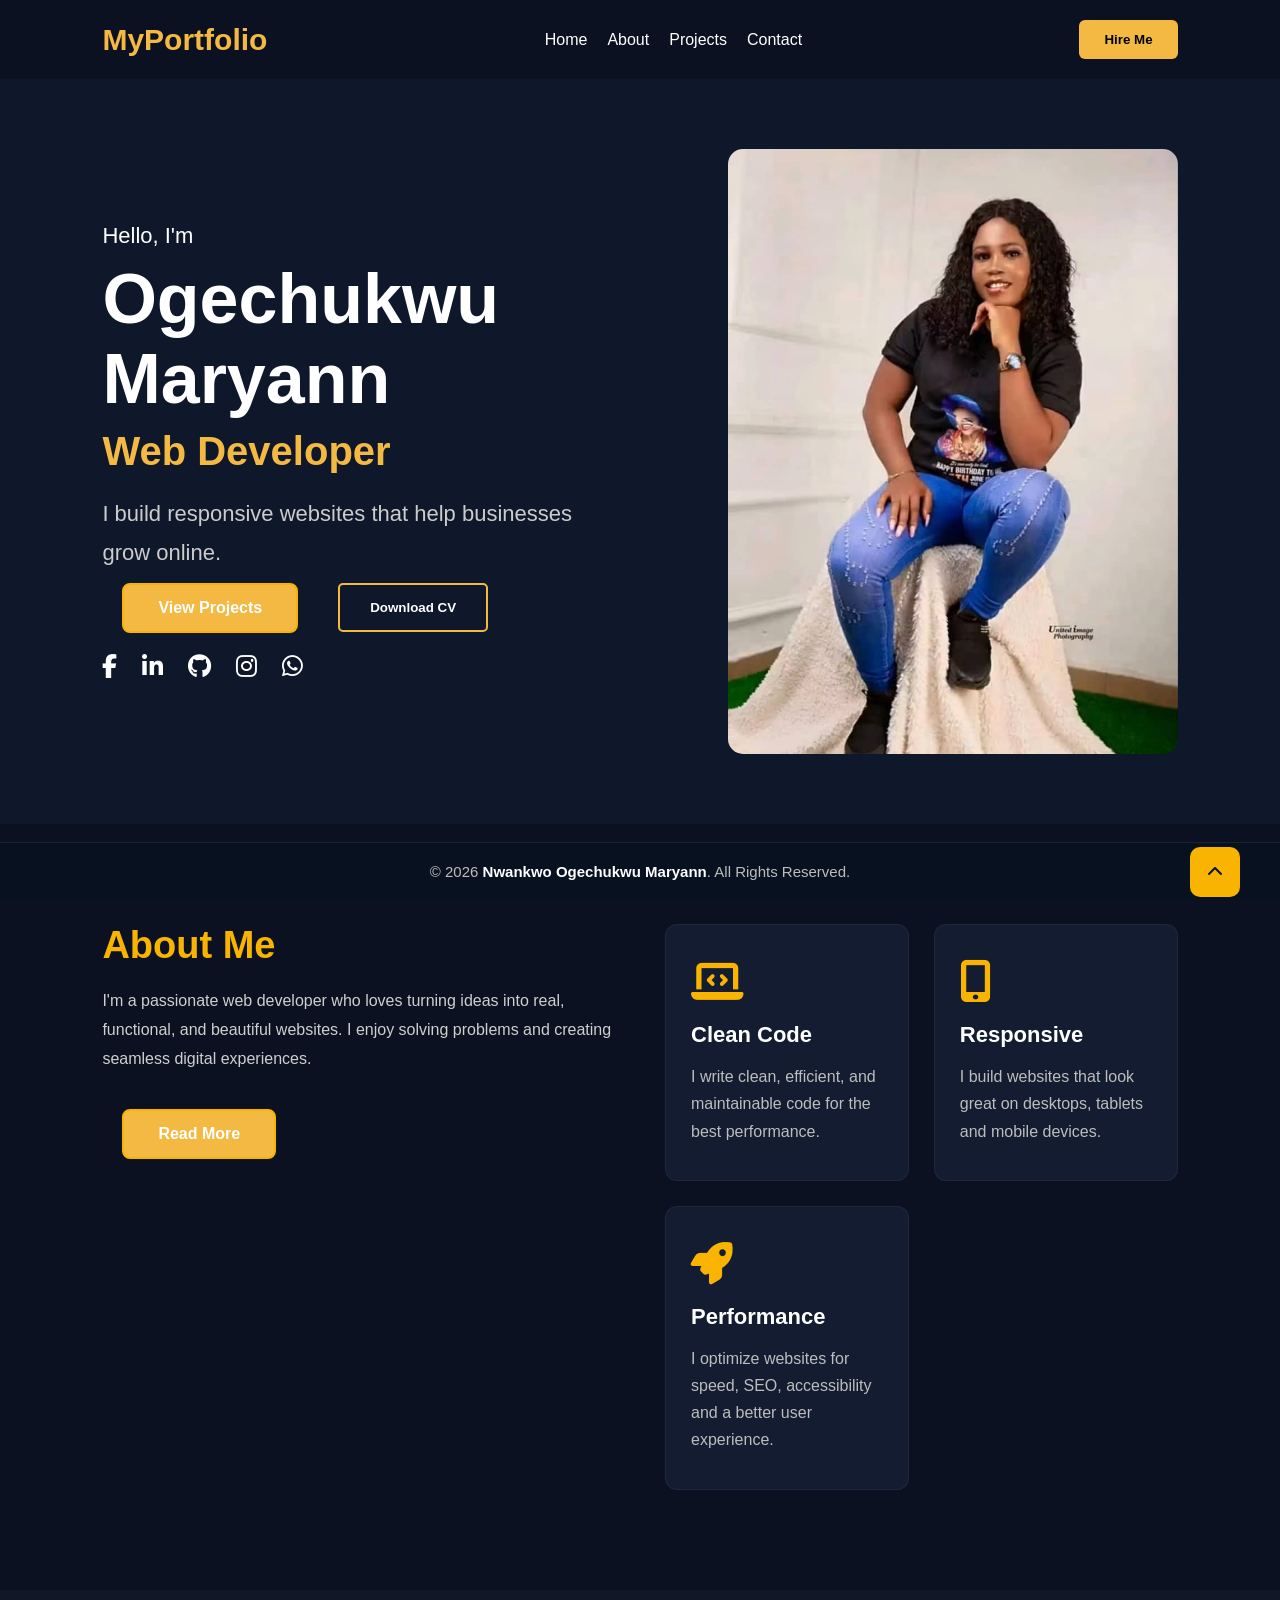
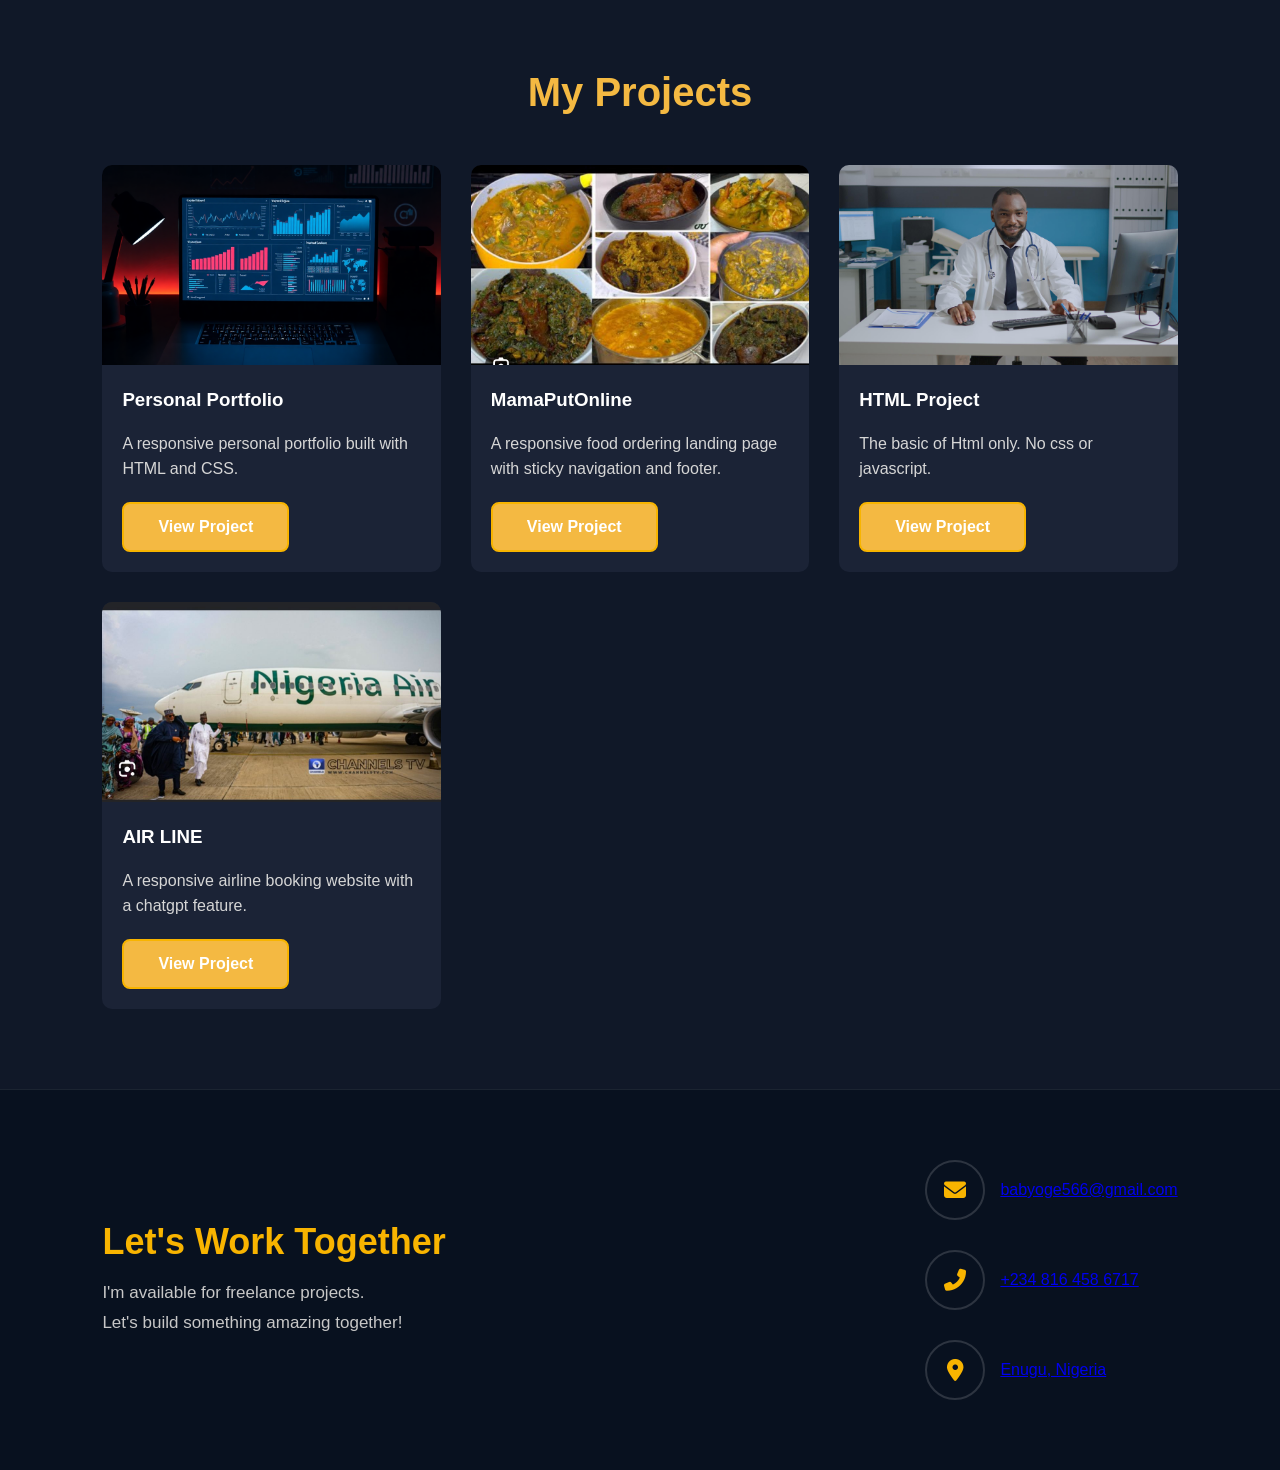
<file: index.html>
<!DOCTYPE html>
<html lang="en">
<head>
    <meta charset="UTF-8">
    <meta name="viewport" content="width=device-width, initial-scale=1.0">
    <title>My Portfolio</title>

    <link rel="stylesheet" href="style.css">

    <!-- Font Awesome -->
    <link rel="stylesheet"
    href="https://cdnjs.cloudflare.com/ajax/libs/font-awesome/6.5.1/css/all.min.css">
</head>

<body>

<!-- ================= NAVBAR ================= -->

<header id="top">

    <div class="logo">
        MyPortfolio
    </div>

    <nav>

        <a href="#home">Home</a>

        <a href="#about">About</a>

        <a href="#projects">Projects</a>

        <a href="#contact">Contact</a>

    </nav>

    <button class="hire-btn">
        Hire Me
    </button>

</header>


<!-- ================= HERO ================= -->

<section id="home" class="hero">

<div class="hero-text">

<p>Hello, I'm</p>

<h1>Ogechukwu Maryann</h1>

<h2>Web Developer</h2>

<p class="intro">
I build responsive websites that help businesses grow online.
</p>

<div class="buttons">
    <a href="#projects" class="btn">
        View Projects
    </a>

<a href="resume/Nwankwo Ogechukwu Maryann _ Resume.pdf" download>
    <button class="cv">Download CV</button>
</a>

</div>

<div class="social">

    <a href="https://www.facebook.com/Oge Nwankwo" target="_blank">
        <i class="fab fa-facebook-f"></i>
    </a>

    <a href="https://www.linkedin.com/in/ogechukwu-nwankwo-192b073a9" target="_blank">
        <i class="fab fa-linkedin-in"></i>
    </a>

    <a href="https://github.com/babyoge566-cpu" target="_blank">
        <i class="fab fa-github"></i>
    </a>

    <a href="https://www.instagram.com/mhiz_oge" target="_blank">
        <i class="fab fa-instagram"></i>
    </a>

    <a href="https://wa.me/2348164586717" target="_blank">
        <i class="fab fa-whatsapp"></i>
    </a>

</div>
</div>

<div class="hero-image">

<img src="./profile.jpeg" alt="Portrait of Ogechukwu Maryann">

</div>

</section>

<!-- ================= ABOUT ================= -->

<section id="about" class="about">

    <div class="about-container">

        <!-- Left Side -->

        <div class="about-text">

            <h2>About Me</h2>

            <p>
                I'm a passionate web developer who loves turning ideas into
                real, functional, and beautiful websites. I enjoy solving
                problems and creating seamless digital experiences.
            </p>

            <a href="#" class="btn">
                Read More
            </a>

        </div>

        <!-- Right Side -->

        <div class="about-cards">

            <div class="card">

                <i class="fas fa-laptop-code"></i>

                <h3>Clean Code</h3>

                <p>
                    I write clean, efficient, and maintainable code
                    for the best performance.
                </p>

            </div>

            <div class="card">

                <i class="fas fa-mobile-alt"></i>

                <h3>Responsive</h3>

                <p>
                    I build websites that look great on desktops,
                    tablets and mobile devices.
                </p>

            </div>

            <div class="card">

                <i class="fas fa-rocket"></i>

                <h3>Performance</h3>

                <p>
                    I optimize websites for speed,
                    SEO, accessibility and a better user experience.
                </p>

            </div>

        </div>

    </div>

</section>

<!-- ================= PROJECTS ================= -->

<section id="projects">

    <h2 class="section-title">My Projects</h2>

    <div class="project-container">

        <!-- Project 1 -->
        <div class="project-card">
            <img src="projects/tailwindproject/images/hero-image.png" alt="NEXUS Website">

            <h3>Personal Portfolio</h3>

            <p>
                A responsive personal portfolio built with HTML and CSS.
            </p>

            <a href="projects/tailwindproject/index.html" class="btn">
    View Project
</a>
        </div>

        <!-- Project 2 -->
        <div class="project-card">
            <img src="projects/mamaputrestaurant/images/hero.jpg" alt="MamaPutOnline">

            <h3>MamaPutOnline</h3>

            <p>
                A responsive food ordering landing page with sticky navigation and footer.
            </p>

           <a href="projects/mamaputrestaurant/index.html" class="btn">
    View Project
</a>
        </div>

        <!-- Project 3 -->
        <div class="project-card">
            <img src="projects/htmlproject/images/doctor in his office.jpg" alt="html project">

            <h3>HTML Project</h3>

            <p>
            The basic of Html only. No css or javascript.
            </p>

            <a href="projects/htmlproject/index.html" class="btn">View Project</a>
        </div>

        <!-- Project 4 -->
        <div class="project-card">
            <img src="projects/airline/images/airline.jpg" alt="AIR LINE">

            <h3>AIR LINE</h3>

            <p>
                A responsive airline booking website with a chatgpt feature.
            </p>

            <a href="projects/airline/index-chatgpt.html" class="btn">View Project</a>
        </div>

    </div>

</section>

<!-- ================= CONTACT SECTION ================= -->

<section id="contact" class="contact">

    <div class="contact-container">

        <!-- Left Side -->

        <div class="contact-text">

            <h2>Let's Work Together</h2>

            <p>I'm available for freelance projects.</p>

            <p>Let's build something amazing together!</p>

        </div>

        <!-- Right Side -->

        <div class="contact-info">

            <div class="info-box">

                <div class="icon">
                    <i class="fas fa-envelope"></i>
                </div>

                <a href="mailto:babyoge566@gmail.com">
                    babyoge566@gmail.com
                </a>

            </div>

            <div class="info-box">

                <div class="icon">
                    <i class="fas fa-phone-alt"></i>
                </div>

                <a href="tel:+2348164586717">
    +234 816 458 6717
</a>

            </div>

            <div class="info-box">

                <div class="icon">
                    <i class="fas fa-location-dot"></i>
                </div>

                <a href="https://www.google.com/maps/place/Enugu,+Nigeria" target="_blank">
                    Enugu, Nigeria
                </a>

            </div>

        </div>

    </div>

</section>

<!-- ================= FOOTER ================= -->

<footer>

    <p>
        © 2026 <strong>Nwankwo Ogechukwu Maryann</strong>. All Rights Reserved.
    </p>

    <a href="#top" class="scroll-top">

        <i class="fas fa-chevron-up"></i>

    </a>

</footer>

</body>
</html>
</file>
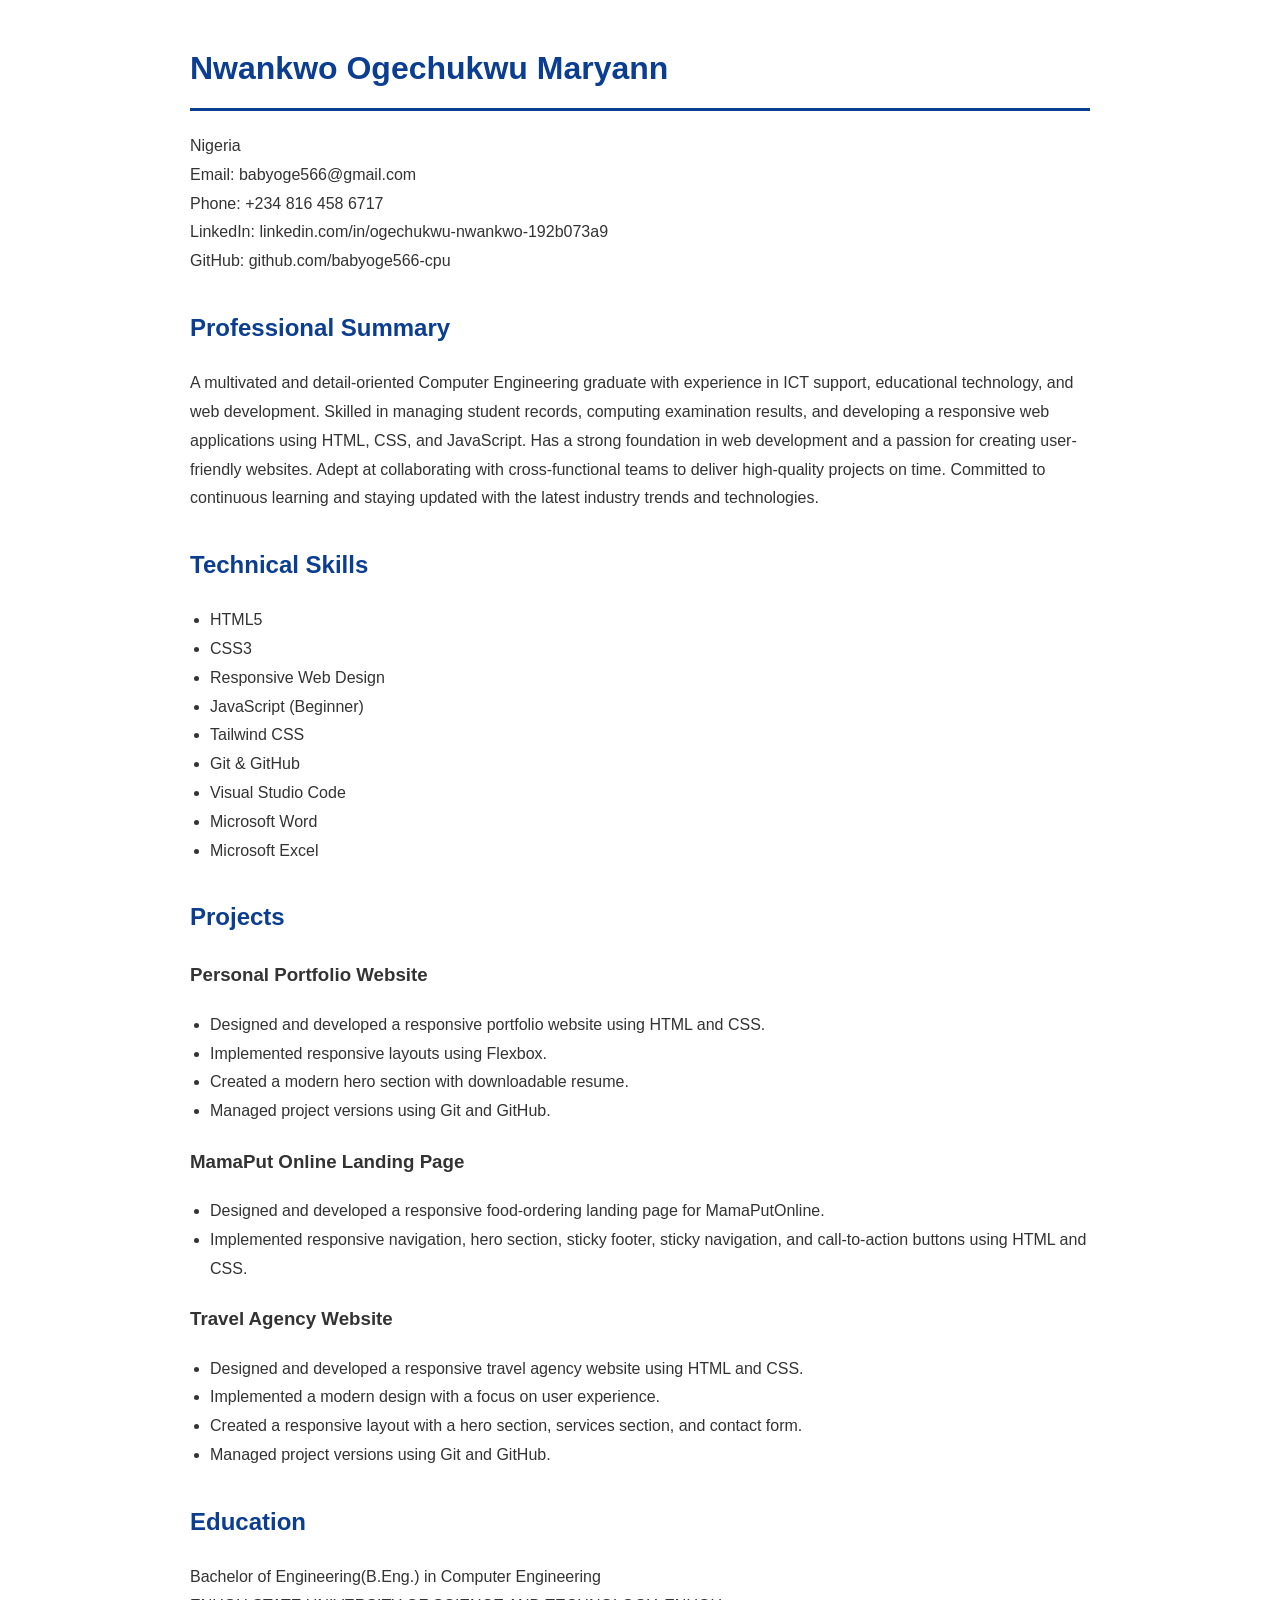
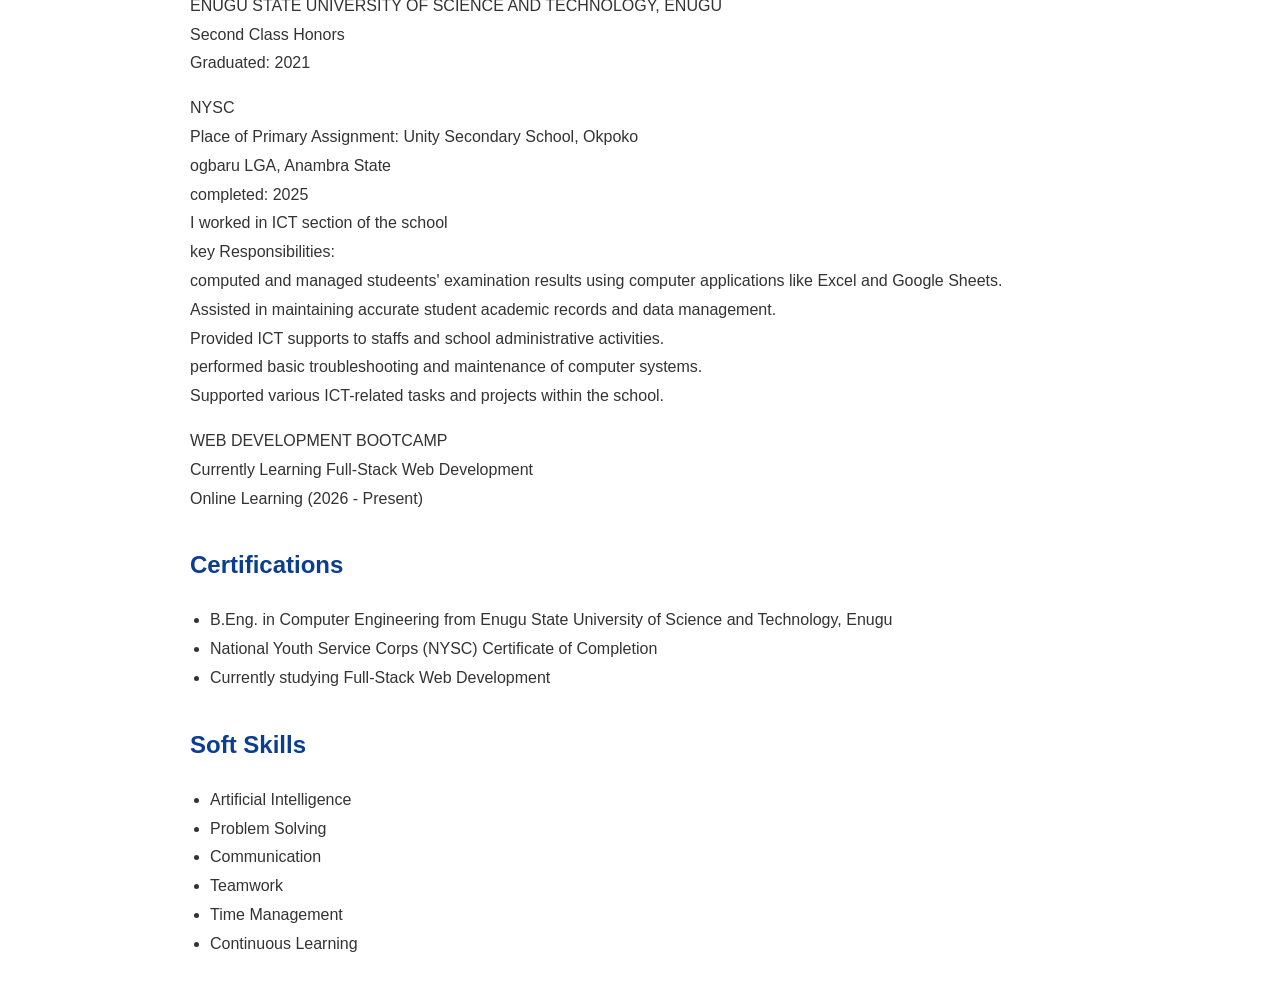
<file: resume.html>
<!DOCTYPE html>
<html lang="en">
<head>
<meta charset="UTF-8">
<meta name="viewport" content="width=device-width, initial-scale=1.0">

<title>Nwankwo Ogechukwu Maryann | Resume</title>

<style>

body{
    font-family:Arial, Helvetica, sans-serif;
    margin:40px auto;
    max-width:900px;
    line-height:1.8;
    color:#333;
}

h1,h2{
    color:#0B3D91;
}

h1{
    border-bottom:3px solid #0B3D91;
    padding-bottom:10px;
}

section{
    margin-top:30px;
}

ul{
    padding-left:20px;
}

.contact{
    margin-top:10px;
}

strong{
    color:#000;
}

</style>

</head>

<body>

<h1>Nwankwo Ogechukwu Maryann</h1>

<p class="contact">

Nigeria<br>

Email: babyoge566@gmail.com<br>

Phone: +234 816 458 6717<br>

LinkedIn: linkedin.com/in/ogechukwu-nwankwo-192b073a9<br>


GitHub: github.com/babyoge566-cpu

</p>

<section>

<h2>Professional Summary</h2>

</P>

<p>
A multivated and detail-oriented Computer Engineering graduate with experience in ICT support, educational technology, and web development. Skilled in managing student records, computing examination results, and developing a responsive web applications using HTML, CSS, and JavaScript. Has a strong foundation in web development and a passion for creating user-friendly websites. Adept at collaborating with cross-functional teams to deliver high-quality projects on time. Committed to continuous learning and staying updated with the latest industry trends and technologies.
</p>

</section>

<section>

<h2>Technical Skills</h2>

<ul>

<li>HTML5</li>

<li>CSS3</li>

<li>Responsive Web Design</li>

<li>JavaScript (Beginner)</li>

<li>Tailwind CSS</li>

<li>Git & GitHub</li>

<li>Visual Studio Code</li>

<li>Microsoft Word</li>

<li>Microsoft Excel</li>

</ul>

</section>

<section>

<h2>Projects</h2>

<h3>Personal Portfolio Website</h3>

<ul>

<li>Designed and developed a responsive portfolio website using HTML and CSS.</li>

<li>Implemented responsive layouts using Flexbox.</li>

<li>Created a modern hero section with downloadable resume.</li>

<li>Managed project versions using Git and GitHub.</li>

</ul>

<h3>MamaPut Online Landing Page</h3>

<ul>

<li>Designed and developed a responsive food-ordering landing page for MamaPutOnline.</li>

<li>Implemented responsive navigation, hero section, sticky footer, sticky navigation, and call-to-action buttons using HTML and CSS.</li>

</ul>

<h3>Travel Agency Website</h3>

<ul>

<li>Designed and developed a responsive travel agency website using HTML and CSS.</li>

<li>Implemented a modern design with a focus on user experience.</li>

<li>Created a responsive layout with a hero section, services section, and contact form.</li>

<li>Managed project versions using Git and GitHub.</li>

</ul>

</ul>

</section>

<section>

<h2>Education</h2>

<p>
    Bachelor of Engineering(B.Eng.) in Computer Engineering<br>
    ENUGU STATE UNIVERSITY OF SCIENCE AND TECHNOLOGY, ENUGU<br>
    Second Class Honors<br>
    Graduated: 2021
</p>

<p>
    NYSC<br>
    Place of Primary Assignment: Unity Secondary School, Okpoko<br>
    ogbaru LGA, Anambra State<br>
    completed: 2025 <br>
    I worked in ICT section of the school<br>
    
    key Responsibilities:<br>

    computed and managed studeents' examination results using computer applications like Excel and Google Sheets.<br>

    Assisted in maintaining accurate student academic records and data management.<br>

    Provided ICT supports to staffs and school administrative activities.<br>

    performed basic troubleshooting and maintenance of computer systems.<br>

    Supported various ICT-related tasks and projects within the school.<br>
</p>

<p>
 WEB DEVELOPMENT BOOTCAMP<br>

Currently Learning Full-Stack Web Development<br>

Online Learning (2026 - Present)

</p>

</section>

<section>

<h2>Certifications</h2>

<ul>
<li>
    B.Eng. in Computer Engineering from Enugu State University of Science and Technology, Enugu
</li>
    <li>
        National Youth Service Corps (NYSC) Certificate of Completion
    </li>

<li>Currently studying Full-Stack Web Development</li>

</ul>

</section>

<section>

<h2>Soft Skills</h2>

<ul>

<li>Artificial Intelligence</li>

<li>Problem Solving</li>

<li>Communication</li>

<li>Teamwork</li>

<li>Time Management</li>

<li>Continuous Learning</li>

</ul>

</section>

</body>
</html>
</file>
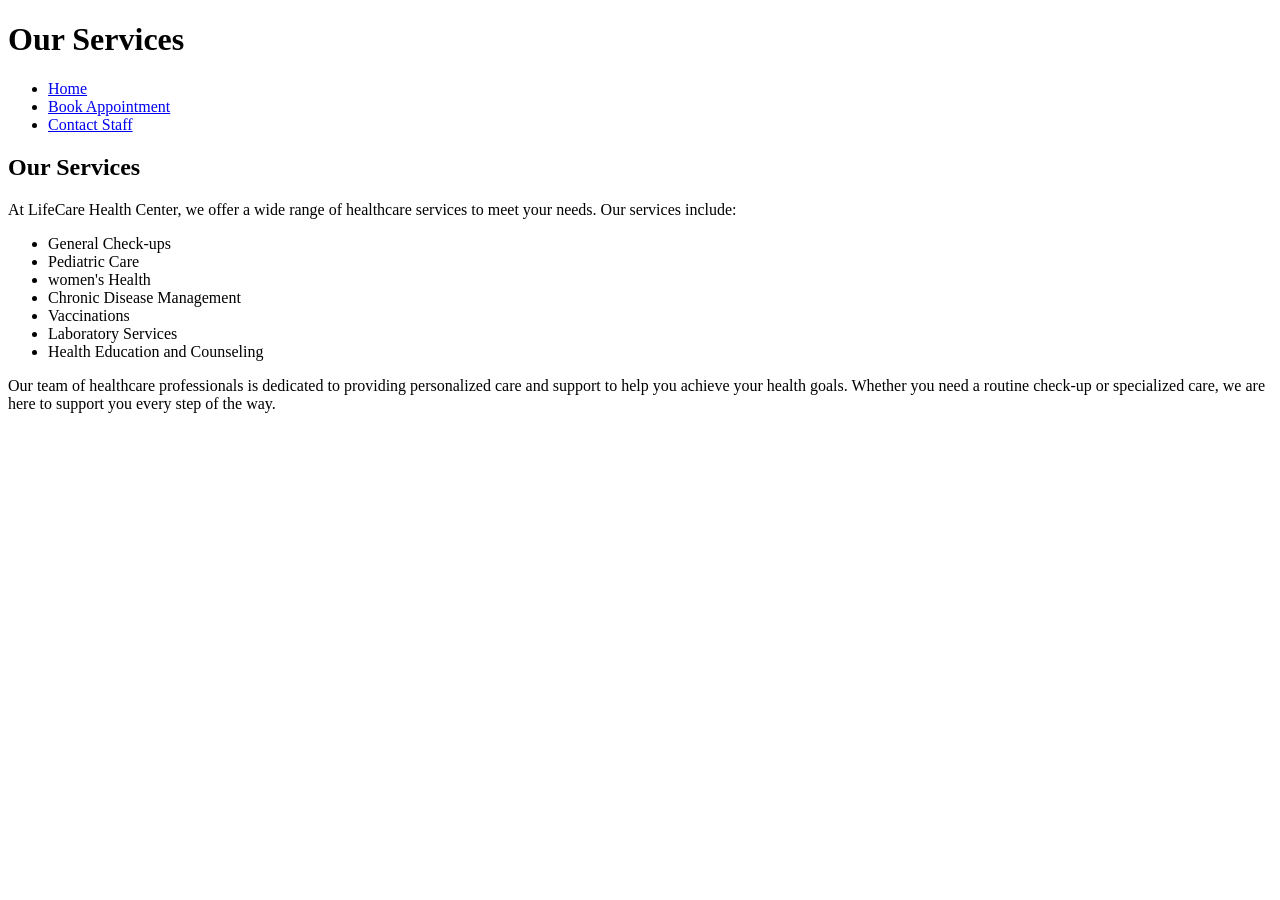
<file: projects/htmlproject/services.html>
<!DOCTYPE html>
<html lang="en">
<head>
    <meta charset="UTF-8">
    <meta name="viewport" content="width=device-width, initial-scale=1.0">
    <title>Document</title>
</head>
<body>
   <header>
        <h1>Our Services</h1>
        <nav>
            <ul>
                <li><a href="index.html">Home</a></li>
                <li><a href="#">Book Appointment</a></li>
                <li><a href="#">Contact Staff</a></li>
            </ul>
        </nav>
    </header> 
    <main>
        <h2>Our Services</h2>
        <p>At LifeCare Health Center, we offer a wide range of healthcare services to meet your needs. Our services include:</p>
        <ul>
            <li>General Check-ups</li>
            <li>Pediatric Care</li>
            <li>women's Health</li>
            <li>Chronic Disease Management</li>
            <li>Vaccinations</li>
            <li>Laboratory Services</li>
            <li>Health Education and Counseling</li>
        </ul>
        <p>Our team of healthcare professionals is dedicated to providing personalized care and support to help you achieve your health goals. Whether you need a routine check-up or specialized care, we are here to support you every step of the way.</p>
    </main>
    
</body>
</html>
</file>
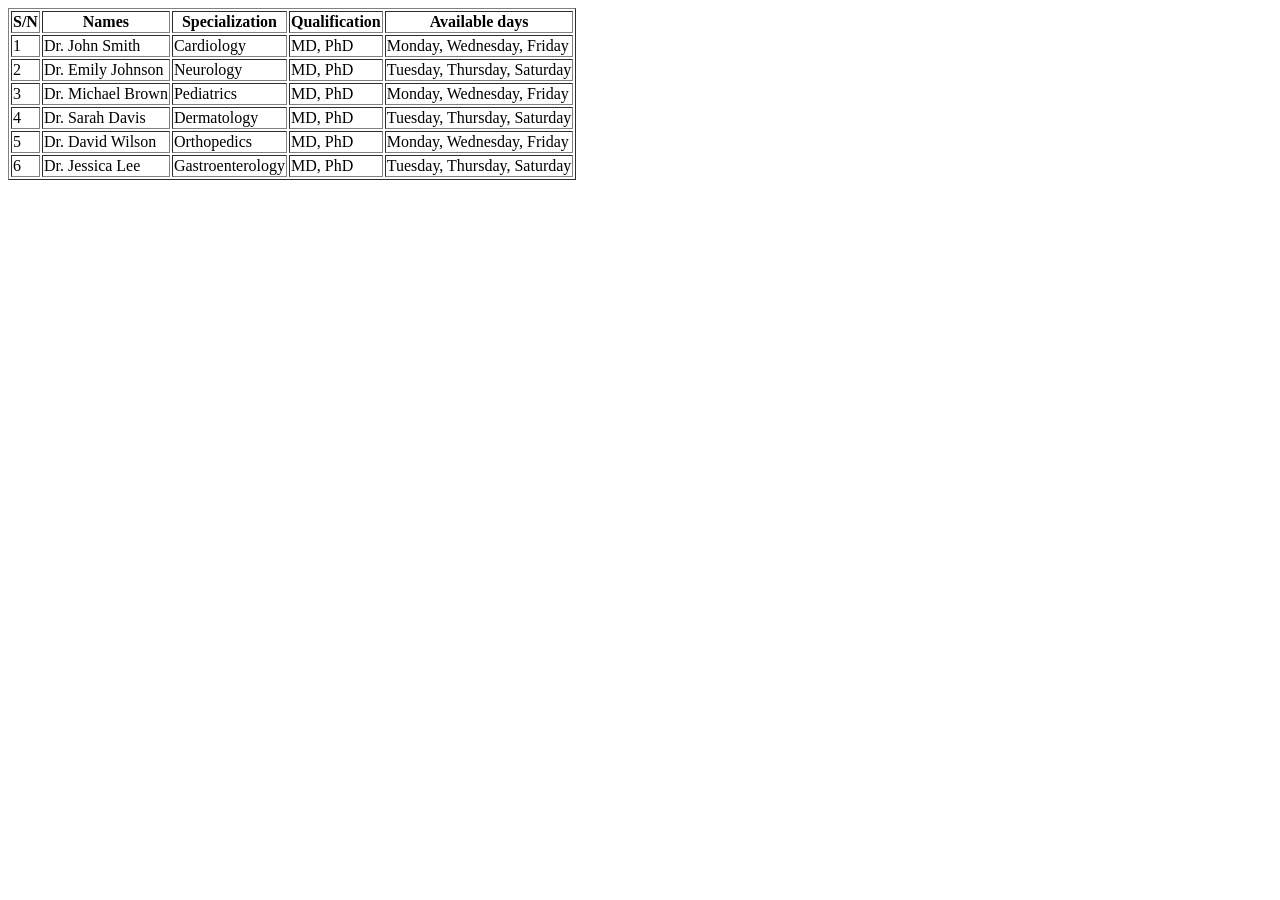
<file: projects/htmlproject/table.html>
<!DOCTYPE html>
<html lang="en">
<head>
    <meta charset="UTF-8">
    <meta name="viewport" content="width=device-width, initial-scale=1.0">
    <title>Document</title>
</head>
<body>
   
   <table border="1">
<thead>
    <tr>
        <th>S/N</th>
        <th>Names</th>
        <th>Specialization</th>
        <th>Qualification</th>
        <th>Available days</th>
    </tr>
</thead>

<tbody>
    <tr>
        <td>1</td>
        <td>Dr. John Smith</td>
        <td>Cardiology</td>
        <td>MD, PhD</td>
        <td>Monday, Wednesday, Friday</td>
    </tr>


    <tr>
        <td>2</td>
        <td>Dr. Emily Johnson</td>
        <td>Neurology</td>
        <td>MD, PhD</td>
        <td>Tuesday, Thursday, Saturday</td>
    </tr>

    <tr>
        <td>3</td>
        <td>Dr. Michael Brown</td>
        <td>Pediatrics</td>
        <td>MD, PhD</td>
        <td>Monday, Wednesday, Friday</td>
    </tr>

    <tr>
        <td>4</td>
        <td>Dr. Sarah Davis</td>
        <td>Dermatology</td>
        <td>MD, PhD</td>
        <td>Tuesday, Thursday, Saturday</td>
    </tr>

    <tr>
        <td>5</td>
        <td>Dr. David Wilson</td>
        <td>Orthopedics</td>
        <td>MD, PhD</td>
        <td>Monday, Wednesday, Friday</td>
    </tr>

    <tr>
        <td>6</td>
        <td>Dr. Jessica Lee</td>
        <td>Gastroenterology</td>
        <td>MD, PhD</td>
        <td>Tuesday, Thursday, Saturday</td>
    </tr>
</tbody>
   </table>
</body>
</html>
</file>
<file: style.css>
*{
margin:0;
padding:0;
box-sizing:border-box;
font-family:Arial, Helvetica, sans-serif;
}

body{
background:#0f172a;
color:white;
}

/* Header Section */

header{
    display:flex;
    justify-content:space-between;
    align-items:center;
    flex-wrap:wrap;
    gap:20px;
    padding:20px 8%;
    background:#0b1120;
    position:sticky;
    top:0;
    z-index:1000;
}

.logo{
font-size:30px;
font-weight:bold;
color:#f4b942;
}

nav{
    display:flex;
    flex-wrap:wrap;
    gap:20px;
}

nav a{
    color:white;
    text-decoration:none;
    transition:.3s;
}

nav a:hover{
color:#f4b942;
}

.hire-btn{
padding:12px 25px;
background:#f4b942;
border:none;
border-radius:6px;
cursor:pointer;
font-weight:bold;
}

/* Hero Section */
.hero{

display:flex;
justify-content:space-between;
align-items:center;
gap:60px;
padding:70px 8%;
flex-wrap:wrap;

}

.hero-text{
max-width:500px;
}

.hero-text p{
font-size:22px;
margin-bottom:10px;
}

.hero-text h1{
font-size:70px;
margin-bottom:10px;
}

.hero-text h2{
color:#f4b942;
font-size:40px;
margin-bottom:20px;
}

.intro{
line-height:1.8;
color:#ccc;
margin-bottom:30px;
}

.buttons{

display:flex;
gap:20px;
flex-wrap:wrap;

}

.btn,
.cv{

padding:15px 30px;

border-radius:8px;

font-weight:bold;

transition:.3s;

cursor:pointer;

}

.work{
background:#f4b942;
padding:15px 30px;
border:none;
border-radius:5px;
font-size:17px;
cursor:pointer;
}

.cv{
background:transparent;
color:white;
border:2px solid #f4b942;
padding:15px 30px;
border-radius:5px;
cursor:pointer;
}

.cv-btn{
    display: inline-block;
    padding: 15px 30px;
    border: 2px solid #f4b942;
    color: white;
    text-decoration: none;
    border-radius: 5px;
    transition: 0.3s;
}

.cv-btn:hover{
    background: #f4b942;
    color: #0f172a;
}

.social{

display:flex;
gap:25px;
flex-wrap:wrap;

}
.social i:hover{
color:#f4b942;
}

.hero-image img{

width:100%;
max-width:450px;
height:auto;
display:block;
border-radius:15px;

}

.social a{
    color: white;
    text-decoration: none;
    font-size: 24px;
    transition: 0.3s;
}

.social a:hover{
    color: #f4b942;
    transform: translateY(-5px);
}

#projects{
    padding:80px 8%;
    background:#101828;
}

.section-title{
    text-align:center;
    font-size:40px;
    color:#f4b942;
    margin-bottom:50px;
}

.project-container{

display:grid;
grid-template-columns:repeat(auto-fit,minmax(280px,1fr));
gap:30px;

}

.project-card{
    background:#1b2336;
    border-radius:10px;
    overflow:hidden;
    transition:.3s;
}

.project-card:hover{
    transform:translateY(-10px);
}

.project-card img{
    width:100%;
    height:200px;
    object-fit:cover;
}

.project-card h3{
    margin:20px;
}

.project-card p{
    margin:0 20px 20px;
    color:#d6d6d6;
    line-height:1.6;
}

.btn{
    display:inline-block;
    margin:0 20px 20px;
    padding:10px 20px;
    background:#f4b942;
    color:#000;
    text-decoration:none;
    border-radius:5px;
    font-weight:bold;
}

.btn:hover{
    background:#fff;
}

/* About Section */

.about{

    width:100%;
    padding:100px 8%;
    background:#0b1120;

}

.about-container{

display:grid;

grid-template-columns:repeat(2,1fr);

gap:50px;

}

/* Left Side */

.about-text h2{

    font-size:38px;
    color:#f8b400;
    margin-bottom:20px;

}

.about-text p{

    color:#cfcfcf;
    line-height:1.8;
    margin-bottom:35px;

}

.btn{

    display:inline-block;
    padding:14px 34px;
    border:2px solid #f8b400;
    color:#fff;
    text-decoration:none;
    border-radius:8px;
    transition:.3s;

}

.btn:hover{

    background:#f8b400;
    color:#0b1120;

}

/* Right Side */
.about-cards{

display:grid;
grid-template-columns:repeat(auto-fit,minmax(220px,1fr));
gap:25px;

}

.card{

    background:#131c31;
    padding:35px 25px;
    border-radius:12px;
    transition:.4s;
    border:1px solid rgba(255,255,255,.05);

}

.card:hover{

    transform:translateY(-10px);
    border-color:#f8b400;

}

.card i{

    font-size:42px;
    color:#f8b400;
    margin-bottom:20px;

}

.card h3{

    margin-bottom:15px;
    font-size:22px;

}

.card p{

    color:#bdbdbd;
    line-height:1.7;

}

/* ================= CONTACT ================= */

.contact{

    background:#08111f;

    padding:70px 8%;

    border-top:1px solid rgba(255,255,255,.08);

}

.contact-container{

    display:flex;

    justify-content:space-between;

    align-items:center;

    gap:50px;

    flex-wrap:wrap;

}

/* Left */

.contact-text{

    flex:1;

}

.contact-text h2{

    color:#f8b400;

    font-size:36px;

    margin-bottom:15px;

}

.contact-text p{

    color:#c7c7c7;

    font-size:17px;

    line-height:1.8;

}

/* Right */
.contact-info{

display:grid;
grid-template-columns:repeat(auto-fit,minmax(220px,1fr));
gap:30px;

}

.info-box{

    display:flex;

    align-items:center;

    gap:15px;

}

.icon{

    width:60px;

    height:60px;

    border:2px solid rgba(255,255,255,.15);

    border-radius:50%;

    display:flex;

    justify-content:center;

    align-items:center;

    transition:.4s;

}

.icon i{

    color:#f8b400;

    font-size:22px;

}

.info-box span{

    color:#d5d5d5;

    font-size:16px;

}

.info-box:hover .icon{

    background:#f8b400;

    transform:translateY(-5px);

}

.info-box:hover .icon i{

    color:#08111f;

}

/* ================= FOOTER ================= */
footer{

position:relative;

background:#08111f;

padding:25px 8%;

text-align:center;

border-top:1px solid rgba(255,255,255,.08);

}

footer p{

    color:#bdbdbd;

    font-size:15px;

}

footer strong{

    color:#ffffff;

}

/* Scroll Button */

.scroll-top{

    position:absolute;

    right:40px;

    top:50%;

    transform:translateY(-50%);

    width:50px;

    height:50px;

    background:#f8b400;

    color:#08111f;

    border-radius:10px;

    display:flex;

    justify-content:center;

    align-items:center;

    text-decoration:none;

    transition:.4s;

}

.scroll-top:hover{

    transform:translateY(-55%) scale(1.1);

}

footer{

    position:fixed;

    left:0;

    bottom:0;

    width:100%;

    background:#08111f;

    border-top:1px solid rgba(255,255,255,.08);

    padding:20px 8%;

    text-align:center;

    z-index:1000;

}

/* ================= RESPONSIVE ================= */

@media (max-width:992px){

.hero{

flex-direction:column-reverse;
text-align:center;

}

.hero-text{

max-width:100%;

}

.hero-text h1{

font-size:52px;

}

.hero-image{

margin-bottom:40px;

}

.buttons{

justify-content:center;

}

.social{

justify-content:center;

}

.about-container{

grid-template-columns:1fr;

}

}

/* mobile */
@media (max-width:768px){

header{

flex-direction:column;
text-align:center;

}

.hero{

padding:50px 5%;

}

.hero-text h1{

font-size:40px;

}

.hero-text h2{

font-size:28px;

}

.hero-text p{

font-size:18px;

}

.buttons{

flex-direction:column;

}

.btn,
.cv{

width:220px;
text-align:center;

}

.hero-image img{

max-width:300px;

}

nav{

justify-content:center;

}

}

/* smaller mobile */
@media (max-width:480px){

.logo{

font-size:24px;

}

.hero-text h1{

font-size:32px;

}

.hero-text h2{

font-size:22px;

}

.section-title{

font-size:30px;

}

.contact-text h2{

font-size:28px;

}

.about-text h2{

font-size:30px;

}

}
</file>
